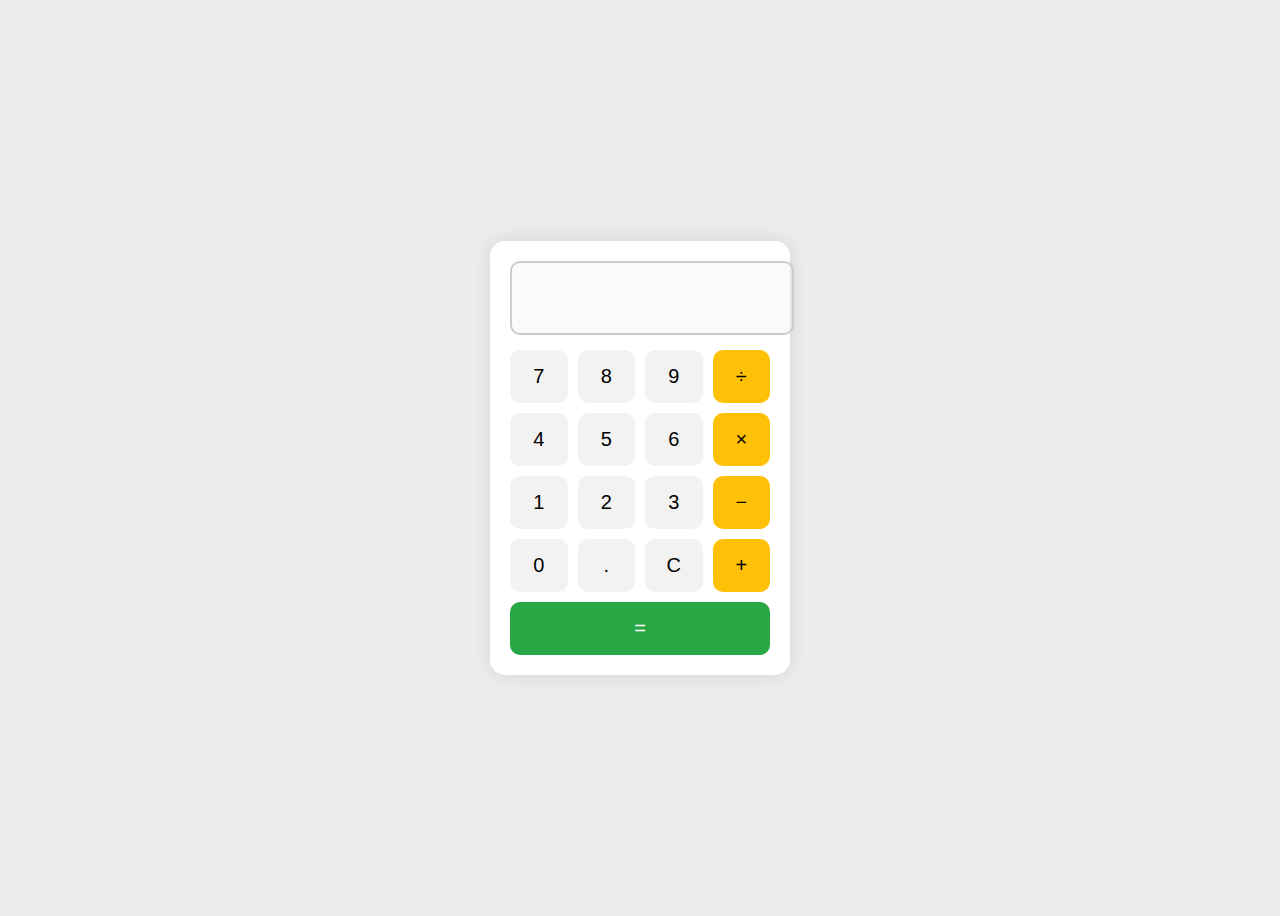
<file: Basic Calculator Project/index.html>
<!DOCTYPE html>
<html lang="en">
<head>
  <meta charset="UTF-8" />
  <meta name="viewport" content="width=device-width, initial-scale=1.0"/>
  <title>Basic Calculator</title>
  <link rel="stylesheet" href="style.css" />
</head>
<body>
  <div class="calculator">
    <input type="text" id="display" disabled />
    <div class="buttons">
      <button class="btn" data-value="7">7</button>
      <button class="btn" data-value="8">8</button>
      <button class="btn" data-value="9">9</button>
      <button class="btn operator" data-value="/">÷</button>

      <button class="btn" data-value="4">4</button>
      <button class="btn" data-value="5">5</button>
      <button class="btn" data-value="6">6</button>
      <button class="btn operator" data-value="*">×</button>

      <button class="btn" data-value="1">1</button>
      <button class="btn" data-value="2">2</button>
      <button class="btn" data-value="3">3</button>
      <button class="btn operator" data-value="-">−</button>

      <button class="btn" data-value="0">0</button>
      <button class="btn" data-value=".">.</button>
      <button class="btn" id="clear">C</button>
      <button class="btn operator" data-value="+">+</button>

      <button class="btn equal" id="equal">=</button>
    </div>
  </div>

  <script src="script.js"></script>
</body>
</html>
</file>
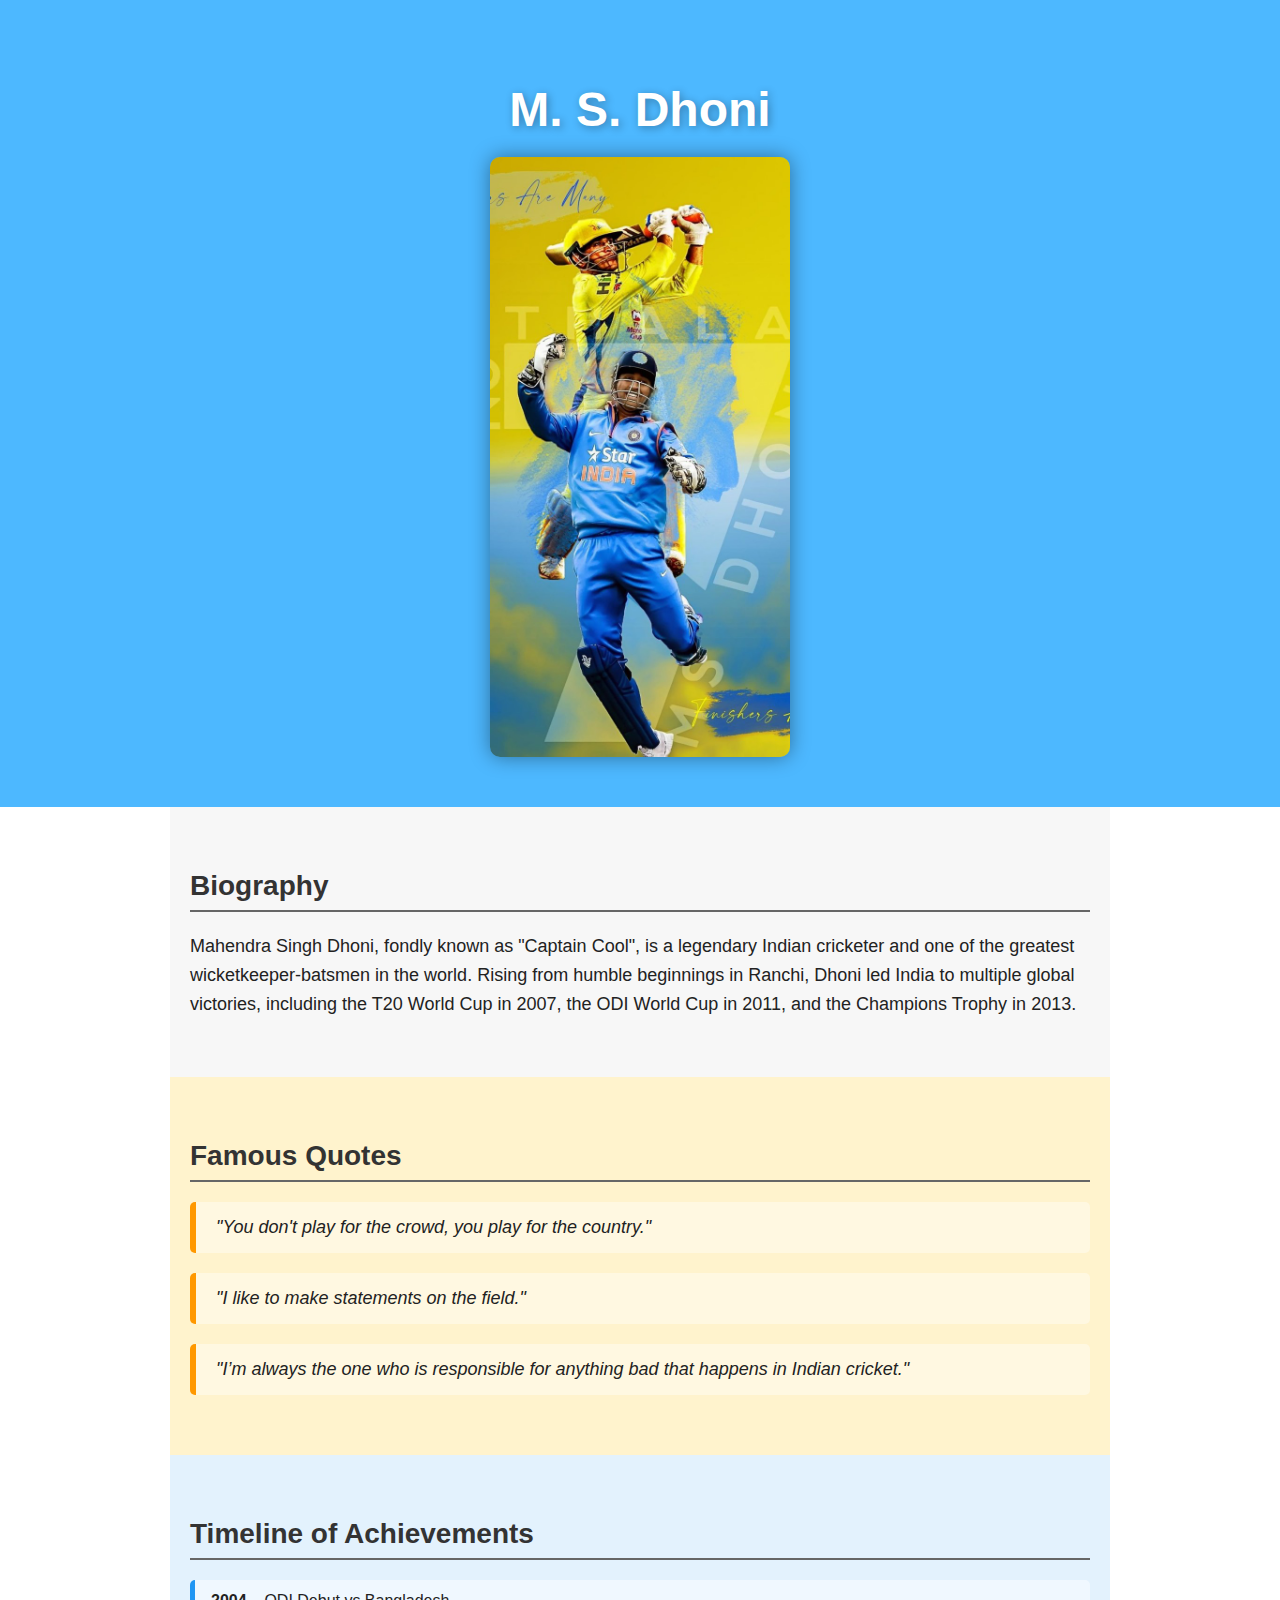
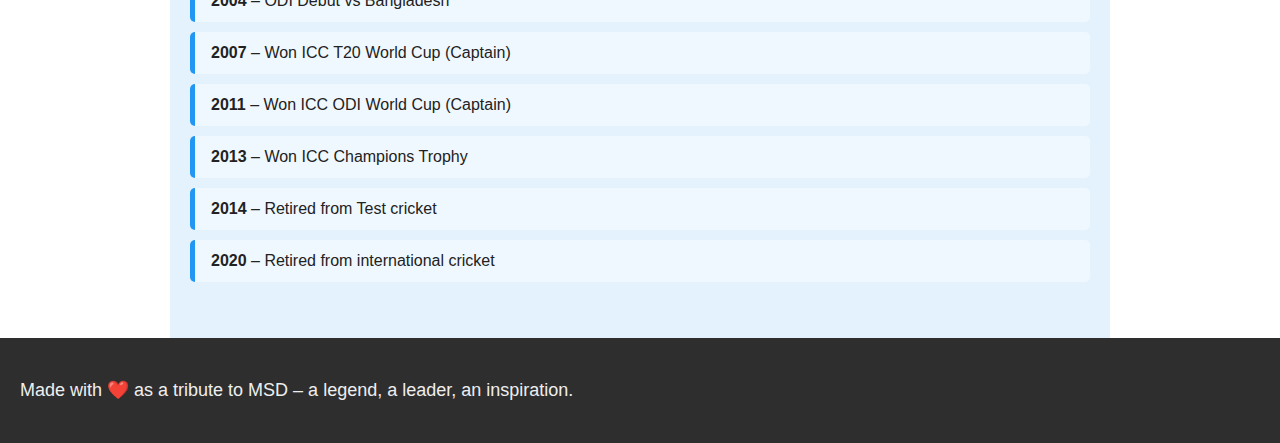
<file: Tribute Page Project/index.html>
<!DOCTYPE html>
<html lang="en">
<head>
  <meta charset="UTF-8" />
  <meta name="viewport" content="width=device-width, initial-scale=1.0"/>
  <title>Tribute to M. S. Dhoni</title>
  <link rel="stylesheet" href="style.css" />
</head>
<body>
  <header class="hero">
    <h1>M. S. Dhoni</h1>
    <img src="msd.jpeg" alt="MS Dhoni" class="main-img" />
  </header>

  <section class="bio">
    <h2>Biography</h2>
    <p>
      Mahendra Singh Dhoni, fondly known as "Captain Cool", is a legendary Indian cricketer and one of the greatest wicketkeeper-batsmen in the world. Rising from humble beginnings in Ranchi, Dhoni led India to multiple global victories, including the T20 World Cup in 2007, the ODI World Cup in 2011, and the Champions Trophy in 2013.
    </p>
  </section>

  <section class="quotes">
    <h2>Famous Quotes</h2>
    <blockquote>"You don't play for the crowd, you play for the country."</blockquote>
    <blockquote>"I like to make statements on the field."</blockquote>
    <blockquote>"I’m always the one who is responsible for anything bad that happens in Indian cricket."</blockquote>
  </section>

  <section class="gallery">
    <h2>Timeline of Achievements</h2>
    <ul>
      <li><strong>2004</strong> – ODI Debut vs Bangladesh</li>
      <li><strong>2007</strong> – Won ICC T20 World Cup (Captain)</li>
      <li><strong>2011</strong> – Won ICC ODI World Cup (Captain)</li>
      <li><strong>2013</strong> – Won ICC Champions Trophy</li>
      <li><strong>2014</strong> – Retired from Test cricket</li>
      <li><strong>2020</strong> – Retired from international cricket</li>
    </ul>
  </section>

  <footer class="footer">
    <p>Made with ❤️ as a tribute to MSD – a legend, a leader, an inspiration.</p>
  </footer>
</body>
</html>
</file>
<file: Basic Calculator Project/style.css>
body {
  display: flex;
  justify-content: center;
  align-items: center;
  height: 100vh;
  background: #ececec;
  font-family: Arial, sans-serif;
}

.calculator {
  background: white;
  padding: 20px;
  border-radius: 15px;
  box-shadow: 0px 0px 20px rgba(0, 0, 0, 0.1);
  width: 260px;
}

#display {
  width: 100%;
  height: 50px;
  font-size: 24px;
  margin-bottom: 15px;
  text-align: right;
  padding: 10px;
  border: 2px solid #ccc;
  border-radius: 10px;
}

.buttons {
  display: grid;
  grid-template-columns: repeat(4, 1fr);
  gap: 10px;
}

.btn {
  font-size: 20px;
  padding: 15px;
  border: none;
  background-color: #f2f2f2;
  border-radius: 10px;
  cursor: pointer;
  transition: background 0.2s;
}

.btn:hover {
  background-color: #ddd;
}

.operator {
  background-color: #ffc107;
}

.equal {
  grid-column: span 4;
  background-color: #28a745;
  color: white;
}
.btn:active {
  background-color: #ccc;
}
</file>
<file: Tribute Page Project/style.css>
body {
  margin: 0;
  padding: 0;
  font-family: 'Segoe UI', sans-serif;
  color: #222;
}

.hero {
  background-color: #4db8ff; /* Light blue */
  color: white;
  padding: 50px 20px;
  text-align: center;

  display: flex;
  flex-direction: column;
  align-items: center;
  justify-content: center;

  min-height: 60vh;
}

.hero h1 {
  font-size: 48px;
  margin-bottom: 20px;
  text-shadow: 2px 2px 8px #00000050;
}

.main-img {
  width: 300px;
  border-radius: 10px;
  box-shadow: 0 0 20px rgba(0, 0, 0, 0.4);
}

.bio {
  background-color: #f7f7f7;
  padding: 40px 20px;
}

.quotes {
  background-color: #fff3cd; /* Soft yellow */
  padding: 40px 20px;
}

.gallery {
  background-color: #e3f2fd; /* Light sky blue */
  padding: 40px 20px;
}

footer.footer {
  background-color: #2e2e2e;
  color: #eee;
  text-align: left;
  padding: 20px;
  font-size: 14px;
}

section {
  max-width: 900px;
  margin: auto;
}

h2 {
  color: #333;
  font-size: 28px;
  border-bottom: 2px solid #666;
  padding-bottom: 8px;
  margin-bottom: 20px;
}

p {
  font-size: 18px;
  line-height: 1.6;
}

blockquote {
  background-color: #fff8e1;
  border-left: 6px solid #ff9800;
  padding: 15px 20px;
  margin: 20px 0;
  font-style: italic;
  font-size: 18px;
  border-radius: 5px;
}

ul {
  list-style-type: none;
  padding-left: 0;
}

li {
  background-color: #f0f8ff;
  padding: 12px 16px;
  border-left: 5px solid #2196f3;
  margin: 10px 0;
  border-radius: 5px;
  font-size: 16px;
}
a {
  color: #2196f3;
  text-decoration: none;
}
</file>
